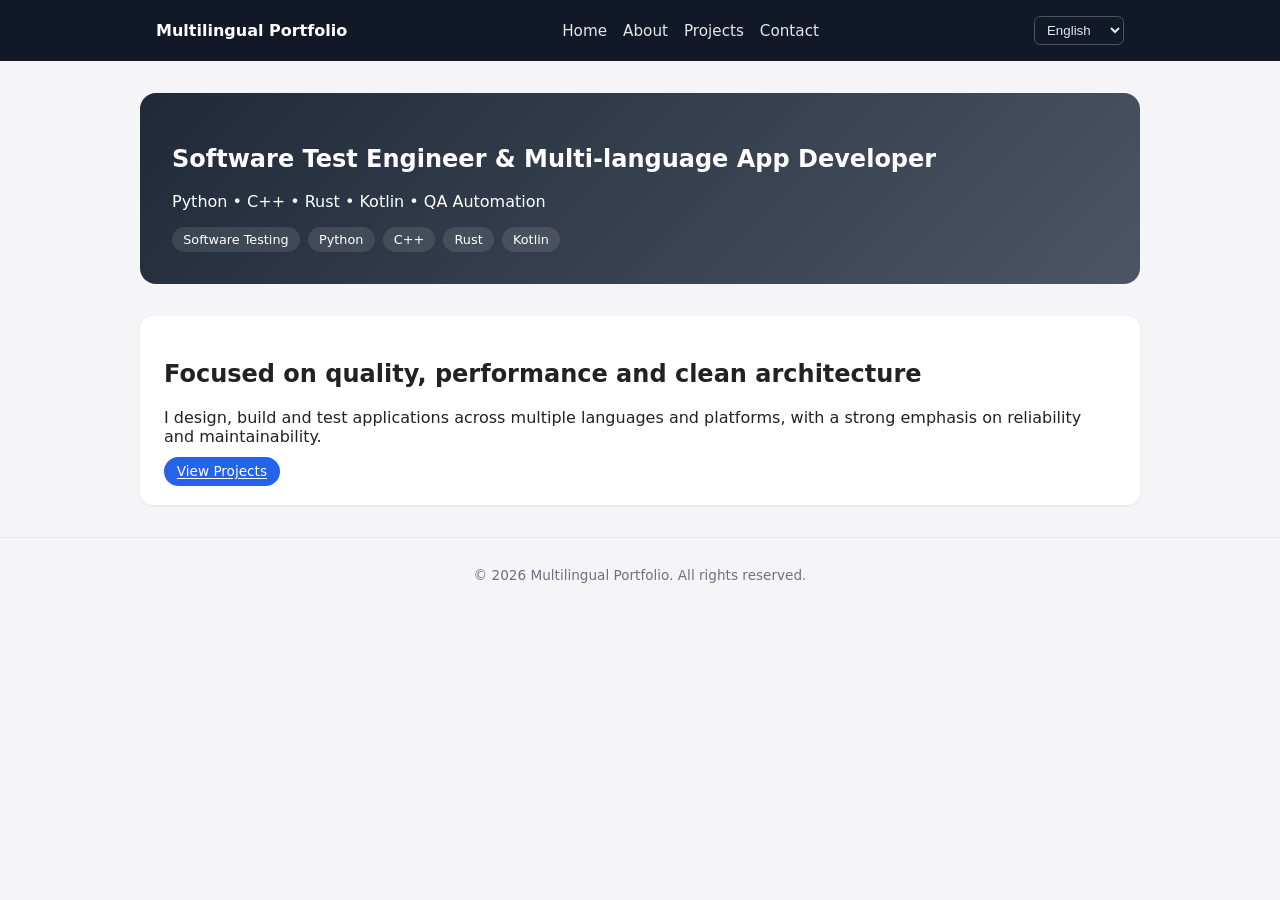
<file: index.html>
<!DOCTYPE html>
<html lang="en">
<head>
  <meta charset="UTF-8">
  <title data-lang="site_title">Portfolio</title>
  <meta name="viewport" content="width=device-width, initial-scale=1">
  <link rel="stylesheet" href="assets/css/style.css">
</head>
<body>
<header class="site-header">
  <nav class="nav">
    <div class="logo" data-lang="brand_name">Portfolio</div>
    <ul class="nav-links">
      <li><a href="index.html" data-lang="nav_home"></a></li>
      <li><a href="about.html" data-lang="nav_about"></a></li>
      <li><a href="projects.html" data-lang="nav_projects"></a></li>
      <li><a href="contact.html" data-lang="nav_contact"></a></li>
    </ul>
    <select id="langSwitcher">
      <option value="en">English</option>
      <option value="ur">اردو</option>
      <option value="fr">Français</option>
    </select>
  </nav>
</header>

<main>
  <section class="hero">
    <h1 data-lang="hero_title"></h1>
    <p data-lang="hero_sub"></p>
    <div class="hero-tags">
      <span>Software Testing</span>
      <span>Python</span>
      <span>C++</span>
      <span>Rust</span>
      <span>Kotlin</span>
    </div>
  </section>

  <section class="highlight">
    <h2 data-lang="home_highlight_title"></h2>
    <p data-lang="home_highlight_text"></p>
    <a href="projects.html" class="btn" data-lang="home_view_projects"></a>
  </section>
</main>

<footer class="site-footer">
  <p data-lang="footer_text"></p>
</footer>

<script src="assets/js/lang.js"></script>
<script src="assets/js/main.js"></script>
</body>
</html>
</file>
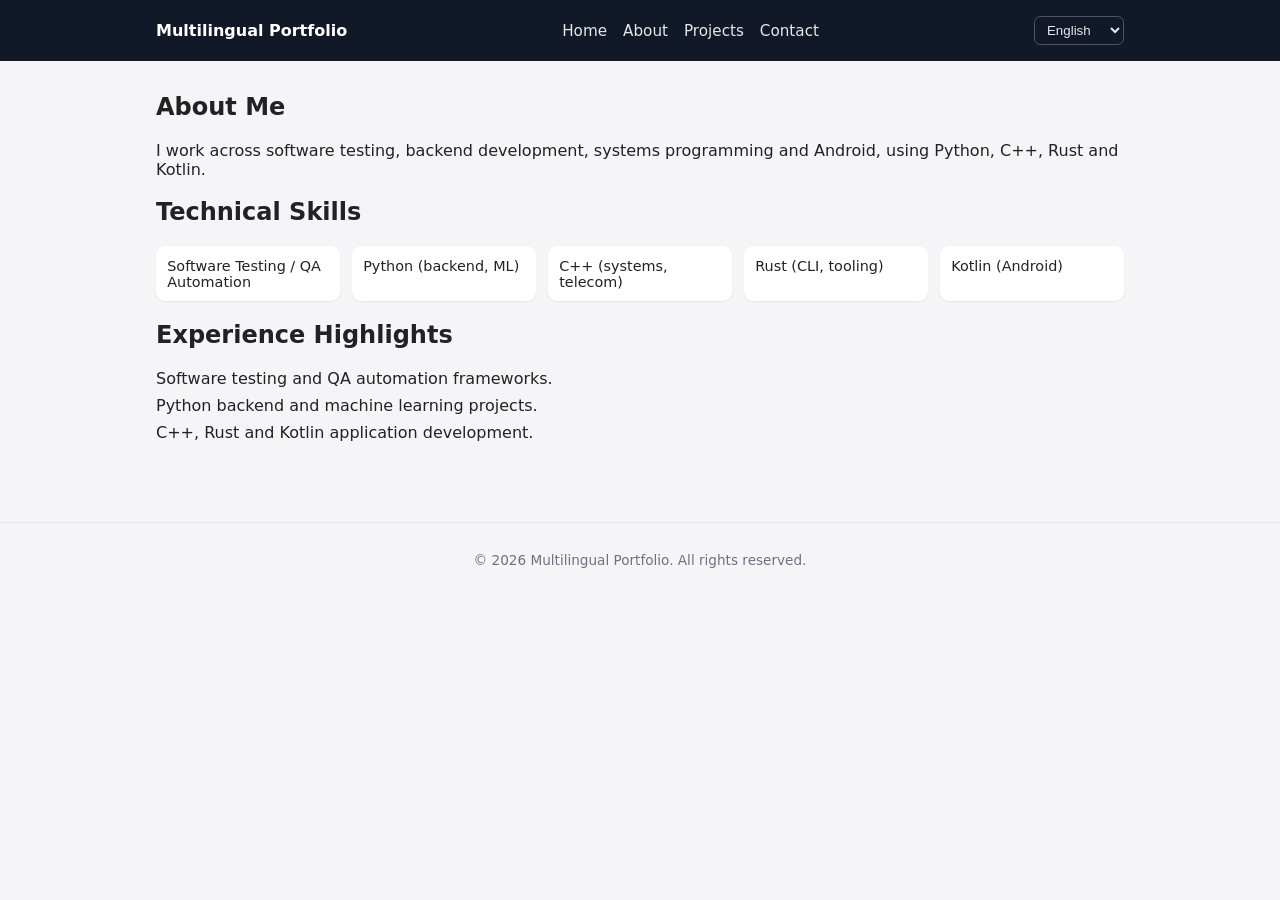
<file: about.html>
<!DOCTYPE html>
<html lang="en">
<head>
  <meta charset="UTF-8">
  <title data-lang="about_title">About</title>
  <meta name="viewport" content="width=device-width, initial-scale=1">
  <link rel="stylesheet" href="assets/css/style.css">
</head>
<body>
<header class="site-header">
  <nav class="nav">
    <div class="logo" data-lang="brand_name">Portfolio</div>
    <ul class="nav-links">
      <li><a href="index.html" data-lang="nav_home"></a></li>
      <li><a href="about.html" data-lang="nav_about"></a></li>
      <li><a href="projects.html" data-lang="nav_projects"></a></li>
      <li><a href="contact.html" data-lang="nav_contact"></a></li>
    </ul>
    <select id="langSwitcher">
      <option value="en">English</option>
      <option value="ur">اردو</option>
      <option value="fr">Français</option>
    </select>
  </nav>
</header>

<main class="content">
  <section>
    <h1 data-lang="about_title"></h1>
    <p data-lang="about_intro"></p>
  </section>

  <section class="skills">
    <h2 data-lang="about_skills_title"></h2>
    <div class="skill-grid">
      <div>Software Testing / QA Automation</div>
      <div>Python (backend, ML)</div>
      <div>C++ (systems, telecom)</div>
      <div>Rust (CLI, tooling)</div>
      <div>Kotlin (Android)</div>
    </div>
  </section>

  <section class="timeline">
    <h2 data-lang="about_experience_title"></h2>
    <ul>
      <li data-lang="about_exp_1"></li>
      <li data-lang="about_exp_2"></li>
      <li data-lang="about_exp_3"></li>
    </ul>
  </section>
</main>

<footer class="site-footer">
  <p data-lang="footer_text"></p>
</footer>

<script src="assets/js/lang.js"></script>
<script src="assets/js/main.js"></script>
</body>
</html>
</file>
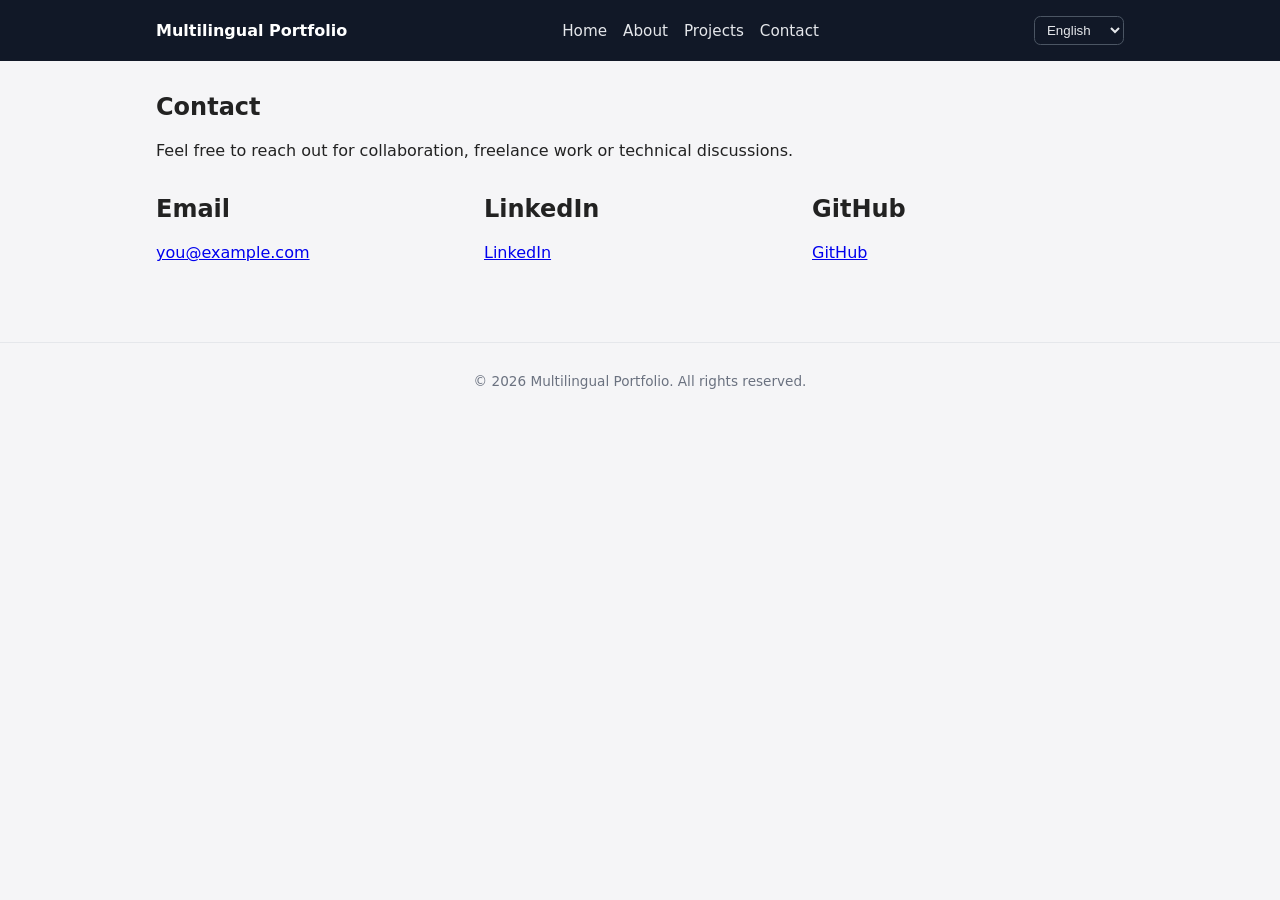
<file: contact.html>
<!DOCTYPE html>
<html lang="en">
<head>
  <meta charset="UTF-8">
  <title data-lang="contact_title">Contact</title>
  <meta name="viewport" content="width=device-width, initial-scale=1">
  <link rel="stylesheet" href="assets/css/style.css">
</head>
<body>
<header class="site-header">
  <nav class="nav">
    <div class="logo" data-lang="brand_name">Portfolio</div>
    <ul class="nav-links">
      <li><a href="index.html" data-lang="nav_home"></a></li>
      <li><a href="about.html" data-lang="nav_about"></a></li>
      <li><a href="projects.html" data-lang="nav_projects"></a></li>
      <li><a href="contact.html" data-lang="nav_contact"></a></li>
    </ul>
    <select id="langSwitcher">
      <option value="en">English</option>
      <option value="ur">اردو</option>
      <option value="fr">Français</option>
    </select>
  </nav>
</header>

<main class="content">
  <section>
    <h1 data-lang="contact_title"></h1>
    <p data-lang="contact_intro"></p>
  </section>

  <section class="contact-grid">
    <div>
      <h2 data-lang="contact_email_label"></h2>
      <p><a href="mailto:you@example.com">you@example.com</a></p>
    </div>
    <div>
      <h2 data-lang="contact_linkedin_label"></h2>
      <p><a href="https://linkedin.com" target="_blank">LinkedIn</a></p>
    </div>
    <div>
      <h2 data-lang="contact_github_label"></h2>
      <p><a href="https://github.com" target="_blank">GitHub</a></p>
    </div>
  </section>
</main>

<footer class="site-footer">
  <p data-lang="footer_text"></p>
</footer>

<script src="assets/js/lang.js"></script>
<script src="assets/js/main.js"></script>
</body>
</html>
</file>
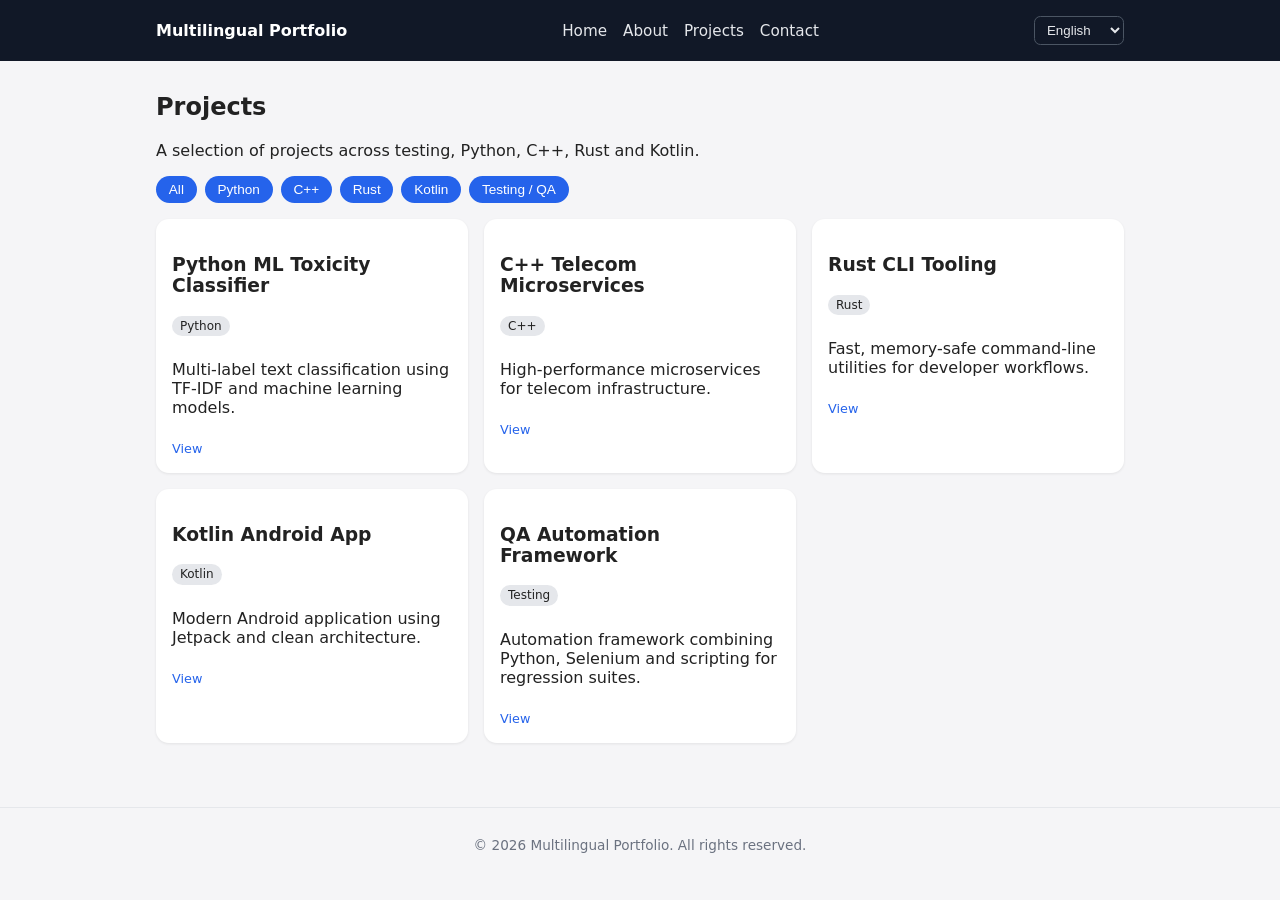
<file: projects.html>
<!DOCTYPE html>
<html lang="en">
<head>
  <meta charset="UTF-8">
  <title data-lang="projects_title">Projects</title>
  <meta name="viewport" content="width=device-width, initial-scale=1">
  <link rel="stylesheet" href="assets/css/style.css">
</head>
<body>
<header class="site-header">
  <nav class="nav">
    <div class="logo" data-lang="brand_name">Portfolio</div>
    <ul class="nav-links">
      <li><a href="index.html" data-lang="nav_home"></a></li>
      <li><a href="about.html" data-lang="nav_about"></a></li>
      <li><a href="projects.html" data-lang="nav_projects"></a></li>
      <li><a href="contact.html" data-lang="nav_contact"></a></li>
    </ul>
    <select id="langSwitcher">
      <option value="en">English</option>
      <option value="ur">اردو</option>
      <option value="fr">Français</option>
    </select>
  </nav>
</header>

<main class="content">
  <section>
    <h1 data-lang="projects_title"></h1>
    <p data-lang="projects_intro"></p>
  </section>

  <section class="filters">
    <button class="btn filter-btn" data-filter="All" data-lang="filter_all"></button>
    <button class="btn filter-btn" data-filter="Python">Python</button>
    <button class="btn filter-btn" data-filter="C++">C++</button>
    <button class="btn filter-btn" data-filter="Rust">Rust</button>
    <button class="btn filter-btn" data-filter="Kotlin">Kotlin</button>
    <button class="btn filter-btn" data-filter="Testing" data-lang="filter_testing"></button>
  </section>

  <section id="project-list" class="project-list"></section>
</main>

<footer class="site-footer">
  <p data-lang="footer_text"></p>
</footer>

<script src="assets/js/lang.js"></script>
<script src="assets/js/main.js"></script>
</body>
</html>
</file>
<file: assets/css/style.css>
* {
  box-sizing: border-box;
}

body {
  margin: 0;
  font-family: system-ui, -apple-system, BlinkMacSystemFont, "Segoe UI", sans-serif;
  background: #f5f5f7;
  color: #222;
}

.site-header {
  background: #111827;
  color: #fff;
}

.nav {
  max-width: 1000px;
  margin: 0 auto;
  padding: 1rem;
  display: flex;
  align-items: center;
  justify-content: space-between;
}

.logo {
  font-weight: 600;
}

.nav-links {
  list-style: none;
  display: flex;
  gap: 1rem;
  margin: 0;
  padding: 0;
}

.nav-links a {
  color: #e5e7eb;
  text-decoration: none;
  font-size: 0.95rem;
}

.nav-links a:hover {
  color: #fff;
}

#langSwitcher {
  padding: 0.3rem 0.5rem;
  border-radius: 0.4rem;
  border: 1px solid #4b5563;
  background: #111827;
  color: #e5e7eb;
}

.hero {
  max-width: 1000px;
  margin: 2rem auto;
  padding: 2rem;
  background: linear-gradient(135deg, #1f2937, #4b5563);
  color: #fff;
  border-radius: 1rem;
}

.hero-tags {
  margin-top: 1rem;
  display: flex;
  flex-wrap: wrap;
  gap: 0.5rem;
}

.hero-tags span {
  background: rgba(255, 255, 255, 0.1);
  padding: 0.3rem 0.7rem;
  border-radius: 999px;
  font-size: 0.8rem;
}

.highlight {
  max-width: 1000px;
  margin: 1rem auto 2rem;
  padding: 1.5rem;
  background: #fff;
  border-radius: 0.8rem;
  box-shadow: 0 1px 3px rgba(0,0,0,0.08);
}

.content {
  max-width: 1000px;
  margin: 2rem auto;
  padding: 0 1rem 2rem;
}

.skill-grid {
  display: grid;
  grid-template-columns: repeat(auto-fit, minmax(180px, 1fr));
  gap: 0.75rem;
  margin-top: 0.5rem;
}

.skill-grid div {
  background: #fff;
  padding: 0.7rem;
  border-radius: 0.6rem;
  box-shadow: 0 1px 2px rgba(0,0,0,0.06);
  font-size: 0.9rem;
}

.timeline ul {
  list-style: none;
  padding: 0;
}

.timeline li {
  margin-bottom: 0.5rem;
}

.filters {
  margin: 1rem 0;
  display: flex;
  flex-wrap: wrap;
  gap: 0.5rem;
}

.btn {
  border: none;
  background: #2563eb;
  color: #fff;
  padding: 0.4rem 0.8rem;
  border-radius: 999px;
  font-size: 0.85rem;
  cursor: pointer;
}

.btn:hover {
  background: #1d4ed8;
}

.project-list {
  display: grid;
  grid-template-columns: repeat(auto-fit, minmax(260px, 1fr));
  gap: 1rem;
}

.project-card {
  background: #fff;
  padding: 1rem;
  border-radius: 0.8rem;
  box-shadow: 0 1px 3px rgba(0,0,0,0.08);
}

.project-card .tag {
  display: inline-block;
  margin-bottom: 0.5rem;
  font-size: 0.75rem;
  background: #e5e7eb;
  padding: 0.2rem 0.5rem;
  border-radius: 999px;
}

.project-link {
  display: inline-block;
  margin-top: 0.5rem;
  font-size: 0.8rem;
  color: #2563eb;
  text-decoration: none;
}

.project-link:hover {
  text-decoration: underline;
}

.contact-grid {
  display: grid;
  grid-template-columns: repeat(auto-fit, minmax(220px, 1fr));
  gap: 1rem;
  margin-top: 1rem;
}

.site-footer {
  border-top: 1px solid #e5e7eb;
  padding: 1rem;
  text-align: center;
  font-size: 0.85rem;
  color: #6b7280;
}
</file>
